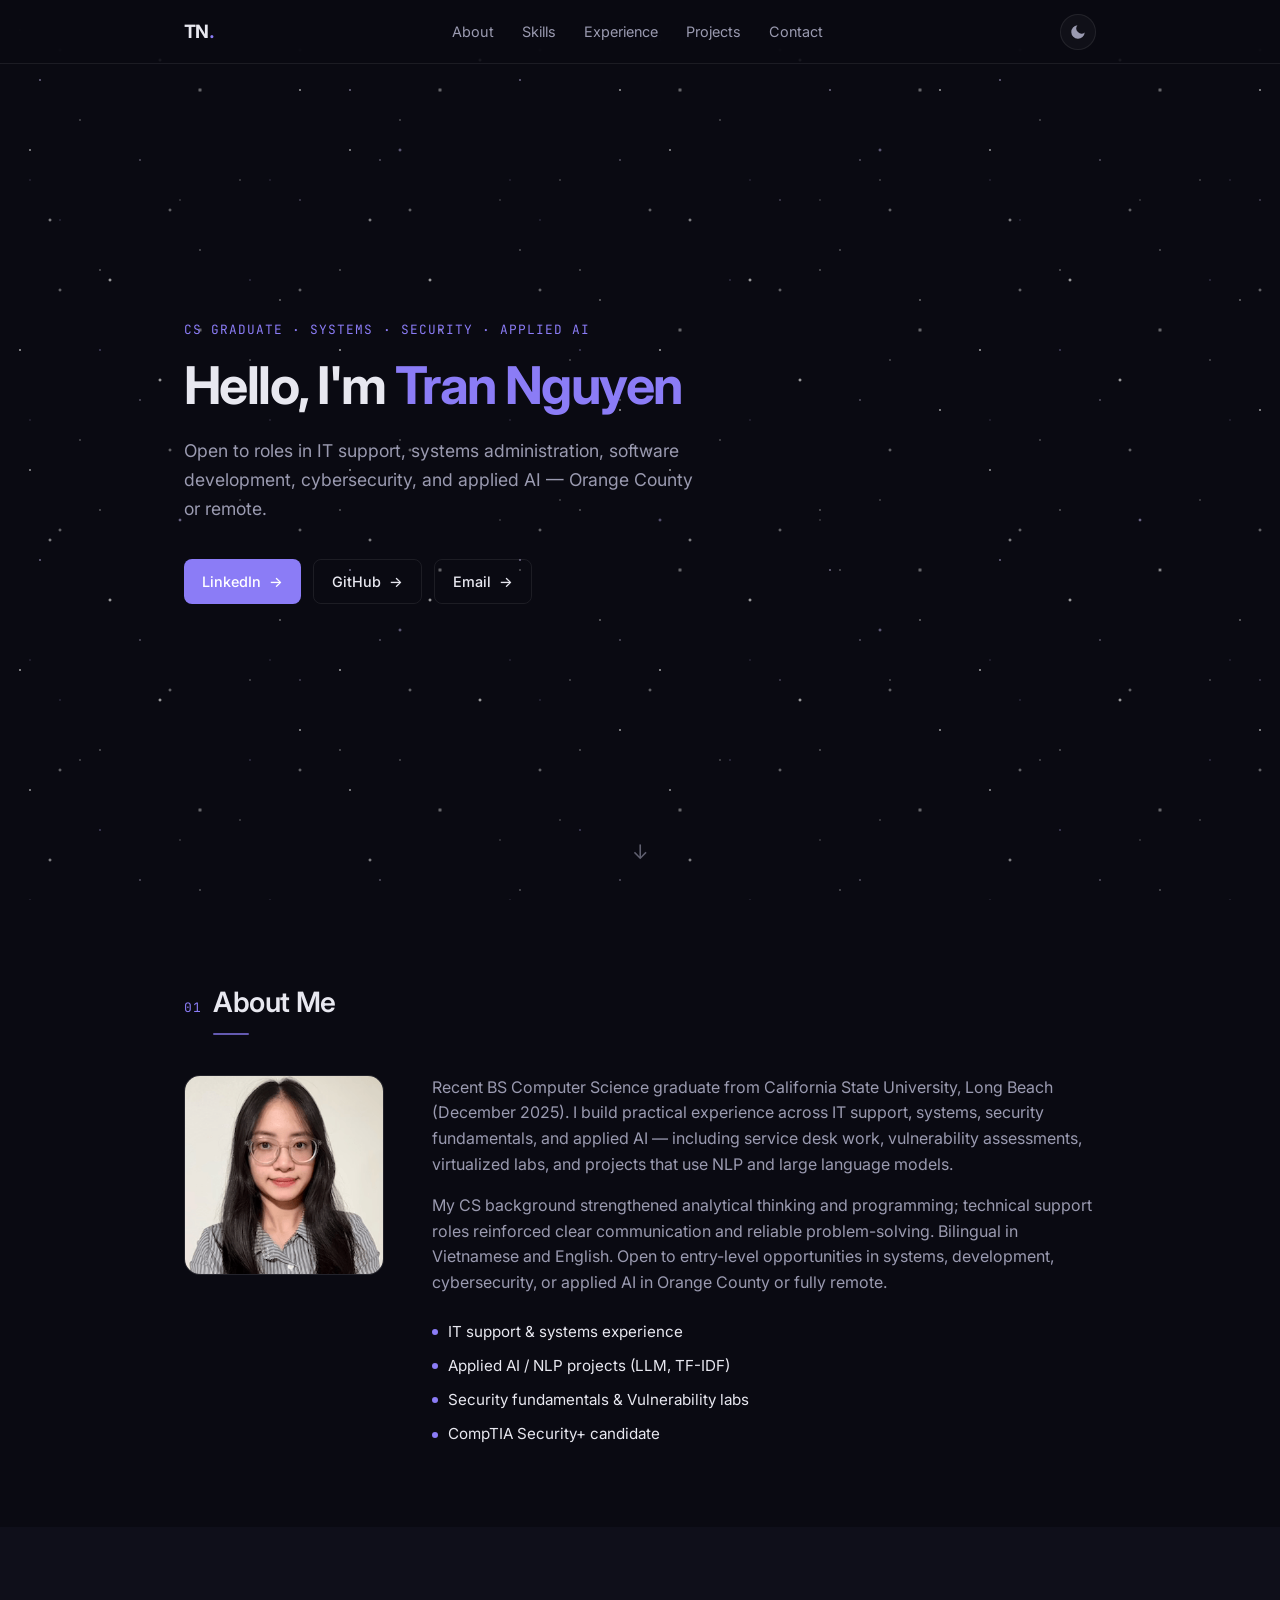
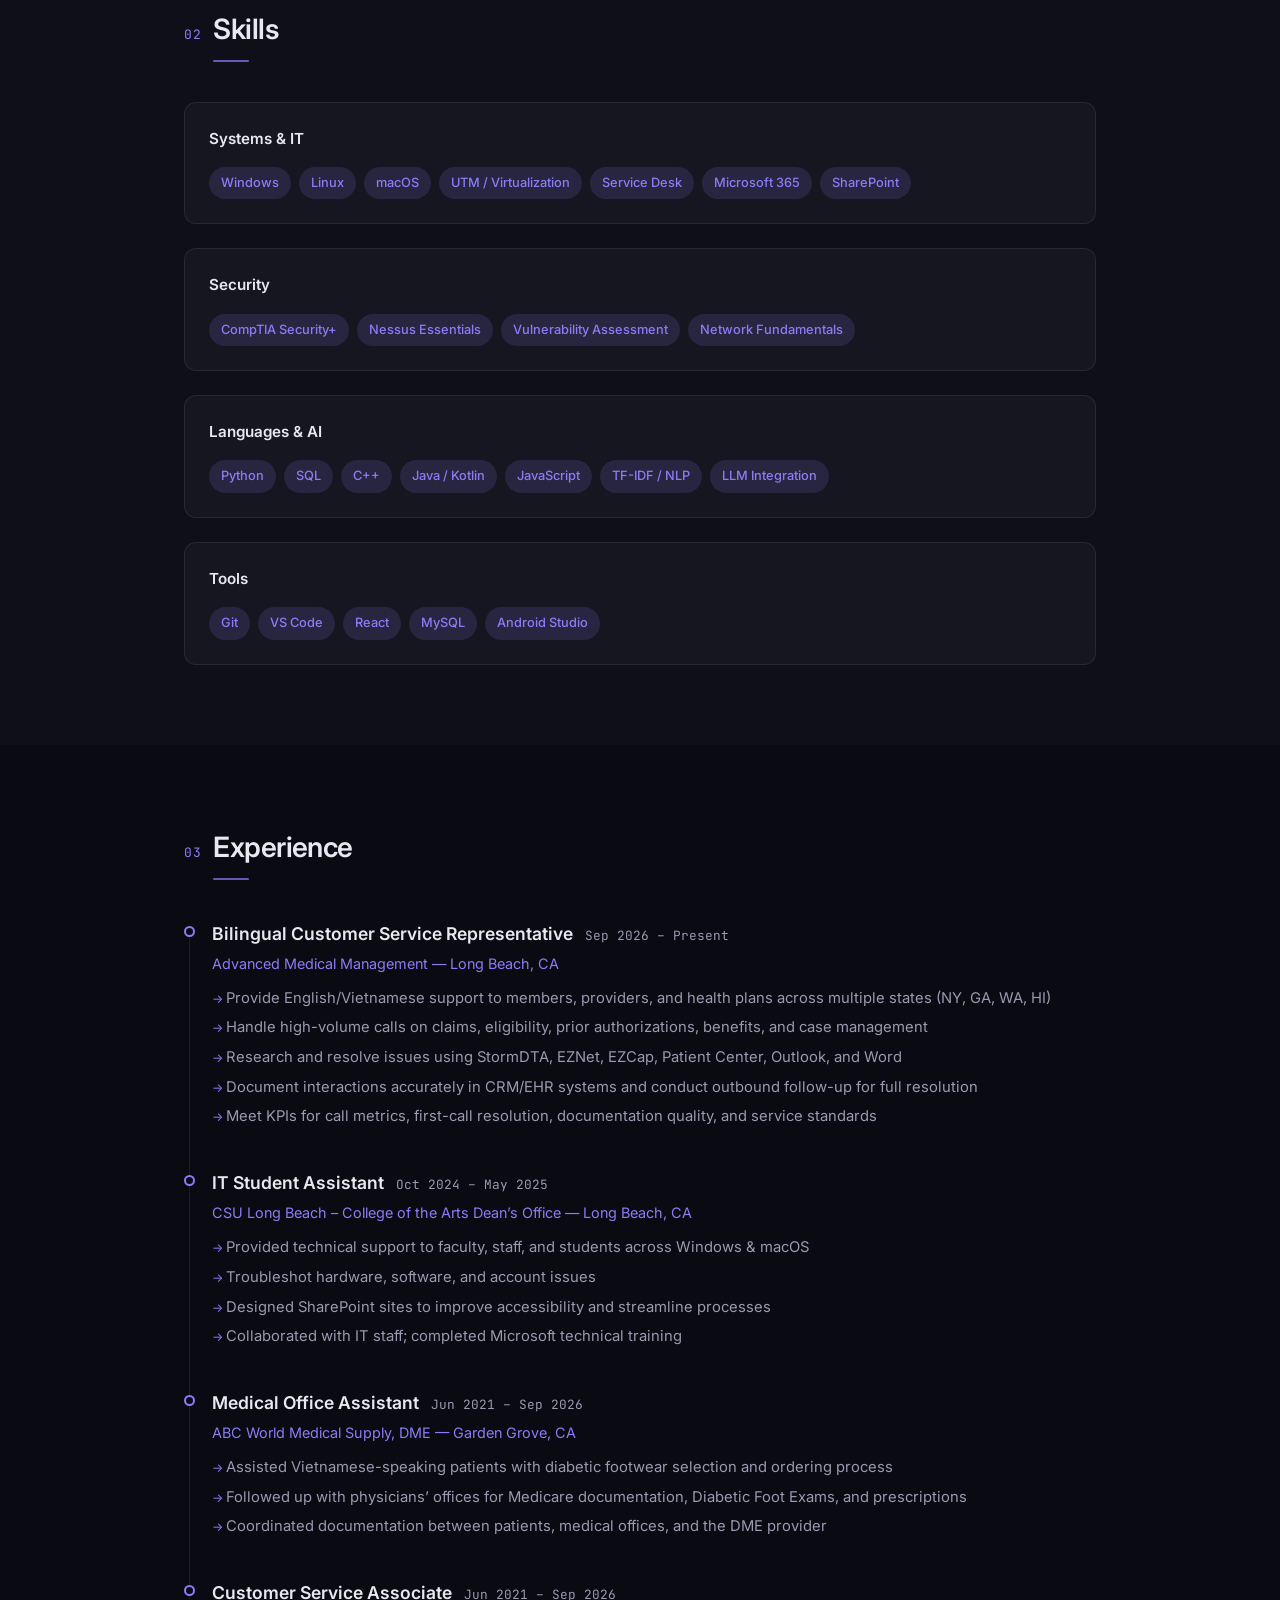
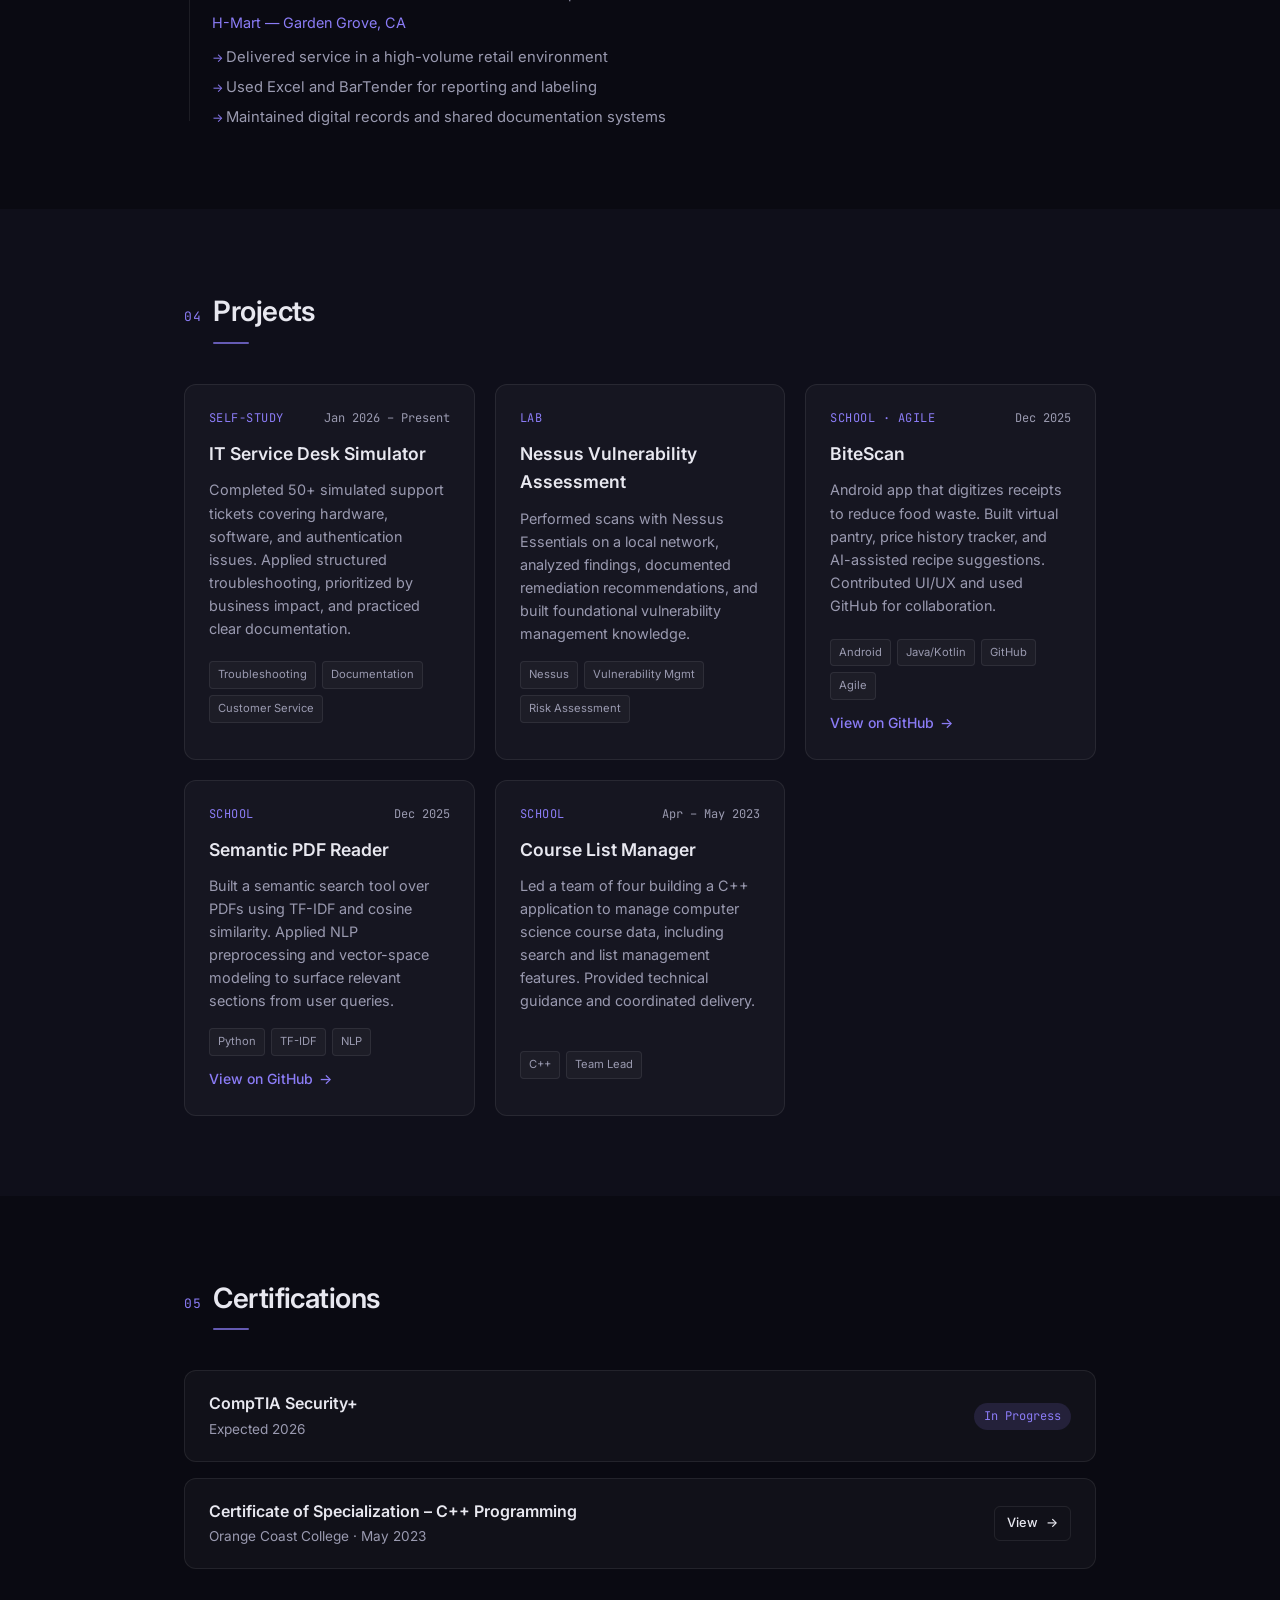
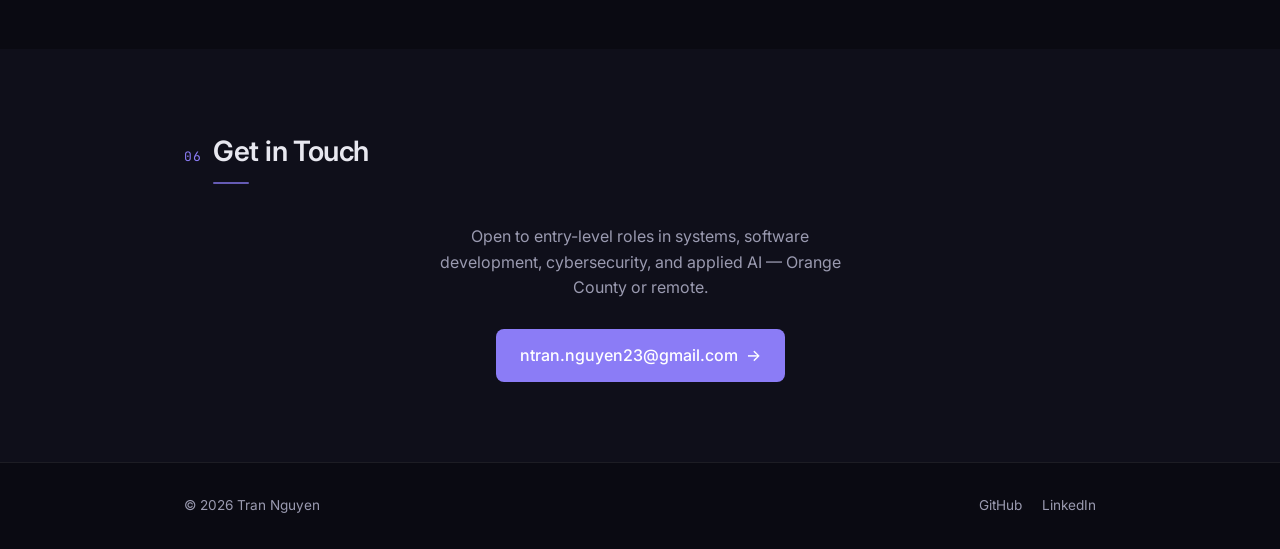
<file: index.html>
<!DOCTYPE html>
<html lang="en">
<head>
    <meta charset="utf-8">
    <meta name="viewport" content="width=device-width, initial-scale=1.0">
    <title>Tran Nguyen Portfolio</title>
    <link rel="stylesheet" href="styles.css">
    <link rel="preconnect" href="https://fonts.googleapis.com">
    <link rel="preconnect" href="https://fonts.gstatic.com" crossorigin>
    <link href="https://fonts.googleapis.com/css2?family=Inter:wght@300;400;500;600;700&family=JetBrains+Mono:wght@400;500&display=swap" rel="stylesheet">
</head>
<body>
    <!-- Subtle starfield background -->
    <div class="stars" aria-hidden="true"></div>
    <div class="stars stars-2" aria-hidden="true"></div>
    <div class="stars stars-3" aria-hidden="true"></div>

    <!-- Toast -->
    <div id="toast" class="toast">
        Best viewed on a larger screen
        <button class="close-toast" id="closeToast" aria-label="Close">&times;</button>
    </div>

    <!-- Navigation -->
    <header class="header">
        <div class="header-inner">
            <a href="#top" class="logo">TN<span class="logo-dot">.</span></a>
            
            <nav class="nav" id="nav">
                <a href="#about">About</a>
                <a href="#skills">Skills</a>
                <a href="#experience">Experience</a>
                <a href="#projects">Projects</a>
                <a href="#contact">Contact</a>
            </nav>

            <div class="header-actions">
                <label class="theme-toggle" for="switch" title="Toggle theme">
                    <input id="switch" type="checkbox" class="theme-input">
                    <span class="theme-icon moon">
                        <svg width="18" height="18" viewBox="0 0 24 24" fill="currentColor"><path d="M21 12.79A9 9 0 1 1 11.21 3 7 7 0 0 0 21 12.79z"/></svg>
                    </span>
                    <span class="theme-icon sun">
                        <svg width="18" height="18" viewBox="0 0 24 24" fill="none" stroke="currentColor" stroke-width="2"><circle cx="12" cy="12" r="5"/><path d="M12 1v2M12 21v2M4.22 4.22l1.42 1.42M18.36 18.36l1.42 1.42M1 12h2M21 12h2M4.22 19.78l1.42-1.42M18.36 5.64l1.42-1.42"/></svg>
                    </span>
                </label>
                <button class="nav-toggle" id="navToggle" aria-label="Menu">
                    <span></span><span></span><span></span>
                </button>
            </div>
        </div>
    </header>

    <main>
        <!-- Hero -->
        <section id="top" class="hero">
            <div class="container">
                <p class="hero-eyebrow">CS Graduate · Systems · Security · Applied AI</p>
                <h1 class="hero-title">Hello, I'm <span class="accent">Tran Nguyen</span></h1>
                <p class="hero-subtitle">
                    Open to roles in IT support, systems administration, software development,
                    cybersecurity, and applied AI — Orange County or remote.
                </p>
                <div class="hero-links">
                    <a href="https://www.linkedin.com/in/tran-nguyen-667853258/" class="btn btn-primary" target="_blank" rel="noopener">
                        LinkedIn <span class="arrow">→</span>
                    </a>
                    <a href="https://github.com/tnguyen4513" class="btn btn-ghost" target="_blank" rel="noopener">
                        GitHub <span class="arrow">→</span>
                    </a>
                    <a href="mailto:ntran.nguyen23@gmail.com" class="btn btn-ghost">
                        Email <span class="arrow">→</span>
                    </a>
                </div>
            </div>
            <a href="#about" class="scroll-hint" aria-label="Scroll to about">
                <span class="scroll-arrow">↓</span>
            </a>
        </section>

        <!-- About -->
        <section id="about" class="section">
            <div class="container">
                <div class="section-header">
                    <span class="section-tag">01</span>
                    <h2>About Me</h2>
                </div>
                <div class="about-grid">
                    <div class="about-image">
                        <img src="portrait.png" alt="Tran Nguyen" onerror="this.style.display='none'; this.nextElementSibling.style.display='flex'">
                        <div class="image-fallback" style="display:none">TN</div>
                    </div>
                    <div class="about-content">
                        <p>
                            Recent BS Computer Science graduate from California State University, Long Beach (December 2025).
                            I build practical experience across IT support, systems, security fundamentals, and applied AI —
                            including service desk work, vulnerability assessments, virtualized labs, and projects that use
                            NLP and large language models.
                        </p>
                        <p>
                            My CS background strengthened analytical thinking and programming; technical support roles
                            reinforced clear communication and reliable problem-solving. Bilingual in Vietnamese and English.
                            Open to entry-level opportunities in systems, development, cybersecurity, or applied AI
                            in Orange County or fully remote.
                        </p>
                        <ul class="highlights">
                            <li><span class="dot"></span> IT support &amp; systems experience</li>
                            <li><span class="dot"></span> Applied AI / NLP projects (LLM, TF-IDF)</li>
                            <li><span class="dot"></span> Security fundamentals &amp; Vulnerability labs</li>
                            <li><span class="dot"></span> CompTIA Security+ candidate</li>
                        </ul>
                    </div>
                </div>
            </div>
        </section>

        <!-- Skills -->
        <section id="skills" class="section section-alt">
            <div class="container">
                <div class="section-header">
                    <span class="section-tag">02</span>
                    <h2>Skills</h2>
                </div>
                <div class="skills-grid">
                    <div class="skill-card">
                        <h3>Systems & IT</h3>
                        <div class="tags">
                            <span>Windows</span>
                            <span>Linux</span>
                            <span>macOS</span>
                            <span>UTM / Virtualization</span>
                            <span>Service Desk</span>
                            <span>Microsoft 365</span>
                            <span>SharePoint</span>
                        </div>
                    </div>
                    <div class="skill-card">
                        <h3>Security</h3>
                        <div class="tags">
                            <span>CompTIA Security+</span>
                            <span>Nessus Essentials</span>
                            <span>Vulnerability Assessment</span>
                            <span>Network Fundamentals</span>
                        </div>
                    </div>
                    <div class="skill-card">
                        <h3>Languages & AI</h3>
                        <div class="tags">
                            <span>Python</span>
                            <span>SQL</span>
                            <span>C++</span>
                            <span>Java / Kotlin</span>
                            <span>JavaScript</span>
                            <span>TF-IDF / NLP</span>
                            <span>LLM Integration</span>
                        </div>
                    </div>
                    <div class="skill-card">
                        <h3>Tools</h3>
                        <div class="tags">
                            <span>Git</span>
                            <span>VS Code</span>
                            <span>React</span>
                            <span>MySQL</span>
                            <span>Android Studio</span>
                        </div>
                    </div>
                </div>
            </div>
        </section>

        <!-- Experience -->
        <section id="experience" class="section">
            <div class="container">
                <div class="section-header">
                    <span class="section-tag">03</span>
                    <h2>Experience</h2>
                </div>
                <div class="timeline">
                    <article class="timeline-item">
                        <div class="timeline-marker"></div>
                        <div class="timeline-content">
                            <div class="timeline-header">
                                <h3>Bilingual Customer Service Representative</h3>
                                <span class="timeline-date">Sep 2026 – Present</span>
                            </div>
                            <p class="timeline-org">Advanced Medical Management — Long Beach, CA</p>
                            <ul>
                                <li>Provide English/Vietnamese support to members, providers, and health plans across multiple states (NY, GA, WA, HI)</li>
                                <li>Handle high-volume calls on claims, eligibility, prior authorizations, benefits, and case management</li>
                                <li>Research and resolve issues using StormDTA, EZNet, EZCap, Patient Center, Outlook, and Word</li>
                                <li>Document interactions accurately in CRM/EHR systems and conduct outbound follow-up for full resolution</li>
                                <li>Meet KPIs for call metrics, first-call resolution, documentation quality, and service standards</li>
                            </ul>
                        </div>
                    </article>
                    <article class="timeline-item">
                        <div class="timeline-marker"></div>
                        <div class="timeline-content">
                            <div class="timeline-header">
                                <h3>IT Student Assistant</h3>
                                <span class="timeline-date">Oct 2024 – May 2025</span>
                            </div>
                            <p class="timeline-org">CSU Long Beach – College of the Arts Dean’s Office — Long Beach, CA</p>
                            <ul>
                                <li>Provided technical support to faculty, staff, and students across Windows & macOS</li>
                                <li>Troubleshot hardware, software, and account issues</li>
                                <li>Designed SharePoint sites to improve accessibility and streamline processes</li>
                                <li>Collaborated with IT staff; completed Microsoft technical training</li>
                            </ul>
                        </div>
                    </article>
                    <article class="timeline-item">
                        <div class="timeline-marker"></div>
                        <div class="timeline-content">
                            <div class="timeline-header">
                                <h3>Medical Office Assistant</h3>
                                <span class="timeline-date">Jun 2021 – Sep 2026</span>
                            </div>
                            <p class="timeline-org">ABC World Medical Supply, DME — Garden Grove, CA</p>
                            <ul>
                                <li>Assisted Vietnamese-speaking patients with diabetic footwear selection and ordering process</li>
                                <li>Followed up with physicians’ offices for Medicare documentation, Diabetic Foot Exams, and prescriptions</li>
                                <li>Coordinated documentation between patients, medical offices, and the DME provider</li>
                            </ul>
                        </div>
                    </article>
                    <article class="timeline-item">
                        <div class="timeline-marker"></div>
                        <div class="timeline-content">
                            <div class="timeline-header">
                                <h3>Customer Service Associate</h3>
                                <span class="timeline-date">Jun 2021 – Sep 2026</span>
                            </div>
                            <p class="timeline-org">H-Mart — Garden Grove, CA</p>
                            <ul>
                                <li>Delivered service in a high-volume retail environment</li>
                                <li>Used Excel and BarTender for reporting and labeling</li>
                                <li>Maintained digital records and shared documentation systems</li>
                            </ul>
                        </div>
                    </article>
                </div>
            </div>
        </section>

        <!-- Projects -->
        <section id="projects" class="section section-alt">
            <div class="container">
                <div class="section-header">
                    <span class="section-tag">04</span>
                    <h2>Projects</h2>
                </div>
                <div class="projects-grid">
                    <article class="project-card">
                        <div class="project-meta">
                            <span class="project-type">Self-Study</span>
                            <span class="project-date">Jan 2026 – Present</span>
                        </div>
                        <h3>IT Service Desk Simulator</h3>
                        <p>Completed 50+ simulated support tickets covering hardware, software, and authentication issues. Applied structured troubleshooting, prioritized by business impact, and practiced clear documentation.</p>
                        <div class="project-tags">
                            <span>Troubleshooting</span>
                            <span>Documentation</span>
                            <span>Customer Service</span>
                        </div>
                    </article>

                    <article class="project-card">
                        <div class="project-meta">
                            <span class="project-type">Lab</span>
                        </div>
                        <h3>Nessus Vulnerability Assessment</h3>
                        <p>Performed scans with Nessus Essentials on a local network, analyzed findings, documented remediation recommendations, and built foundational vulnerability management knowledge.</p>
                        <div class="project-tags">
                            <span>Nessus</span>
                            <span>Vulnerability Mgmt</span>
                            <span>Risk Assessment</span>
                        </div>
                    </article>

                    <article class="project-card">
                        <div class="project-meta">
                            <span class="project-type">School · Agile</span>
                            <span class="project-date">Dec 2025</span>
                        </div>
                        <h3>BiteScan</h3>
                        <p>Android app that digitizes receipts to reduce food waste. Built virtual pantry, price history tracker, and AI-assisted recipe suggestions. Contributed UI/UX and used GitHub for collaboration.</p>
                        <div class="project-tags">
                            <span>Android</span>
                            <span>Java/Kotlin</span>
                            <span>GitHub</span>
                            <span>Agile</span>
                        </div>
                        <a href="https://github.com/Will-Trinh/BiteScan.git" class="project-link" target="_blank" rel="noopener">
                            View on GitHub <span class="arrow">→</span>
                        </a>
                    </article>

                    <article class="project-card">
                        <div class="project-meta">
                            <span class="project-type">School</span>
                            <span class="project-date">Dec 2025</span>
                        </div>
                        <h3>Semantic PDF Reader</h3>
                        <p>Built a semantic search tool over PDFs using TF-IDF and cosine similarity. Applied NLP preprocessing and vector-space modeling to surface relevant sections from user queries.</p>
                        <div class="project-tags">
                            <span>Python</span>
                            <span>TF-IDF</span>
                            <span>NLP</span>
                        </div>
                        <a href="https://github.com/tnguyen4513/429sampleproject.git" class="project-link" target="_blank" rel="noopener">
                            View on GitHub <span class="arrow">→</span>
                        </a>
                    </article>

                    <article class="project-card">
                        <div class="project-meta">
                            <span class="project-type">School</span>
                            <span class="project-date">Apr – May 2023</span>
                        </div>
                        <h3>Course List Manager</h3>
                        <p>Led a team of four building a C++ application to manage computer science course data, including search and list management features. Provided technical guidance and coordinated delivery.</p>
                        <div class="project-tags">
                            <span>C++</span>
                            <span>Team Lead</span>
                        </div>
                    </article>
                </div>
            </div>
        </section>

        <!-- Certifications -->
        <section id="certs" class="section">
            <div class="container">
                <div class="section-header">
                    <span class="section-tag">05</span>
                    <h2>Certifications</h2>
                </div>
                <div class="certs-list">
                    <div class="cert-item">
                        <div>
                            <h3>CompTIA Security+</h3>
                            <p>Expected 2026</p>
                        </div>
                        <span class="cert-status">In Progress</span>
                    </div>
                    <div class="cert-item">
                        <div>
                            <h3>Certificate of Specialization – C++ Programming</h3>
                            <p>Orange Coast College · May 2023</p>
                        </div>
                        <a href="https://drive.google.com/file/d/1ODMrbv70Y7cu9sqqAhdRSM07bAMJC3XD/view" class="btn btn-small" target="_blank" rel="noopener">
                            View <span class="arrow">→</span>
                        </a>
                    </div>
                </div>
            </div>
        </section>

        <!-- Contact -->
        <section id="contact" class="section section-alt">
            <div class="container contact-container">
                <div class="section-header">
                    <span class="section-tag">06</span>
                    <h2>Get in Touch</h2>
                </div>
                <p class="contact-text">
                    Open to entry-level roles in systems, software development, cybersecurity, and applied AI —
                    Orange County or remote.
                </p>
                <a href="mailto:ntran.nguyen23@gmail.com" class="btn btn-primary btn-large">
                    ntran.nguyen23@gmail.com <span class="arrow">→</span>
                </a>
            </div>
        </section>
    </main>

    <footer class="footer">
        <div class="container">
            <p>© 2026 Tran Nguyen</p>
            <div class="footer-links">
                <a href="https://github.com/tnguyen4513" target="_blank" rel="noopener">GitHub</a>
                <a href="https://www.linkedin.com/in/tran-nguyen-667853258/" target="_blank" rel="noopener">LinkedIn</a>
            </div>
        </div>
    </footer>

    <script src="script.js"></script>
</body>
</html>
</file>
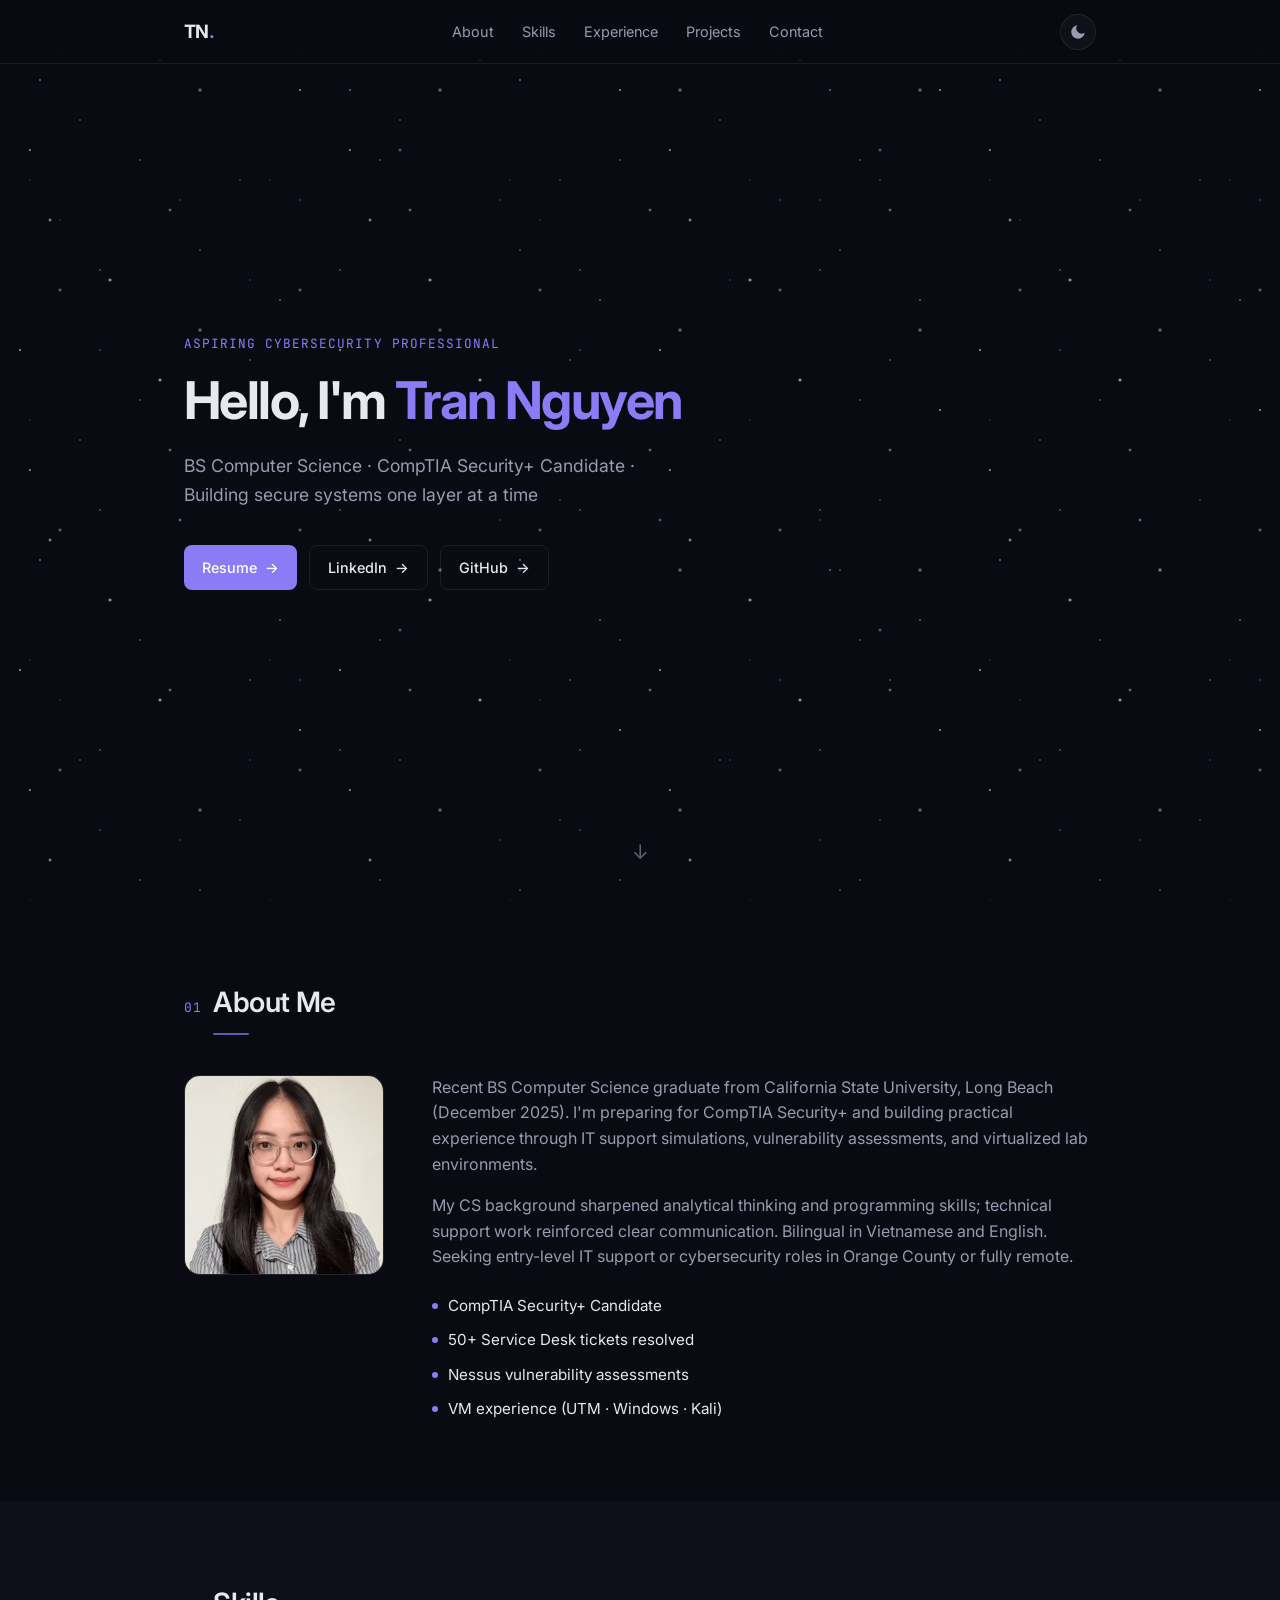
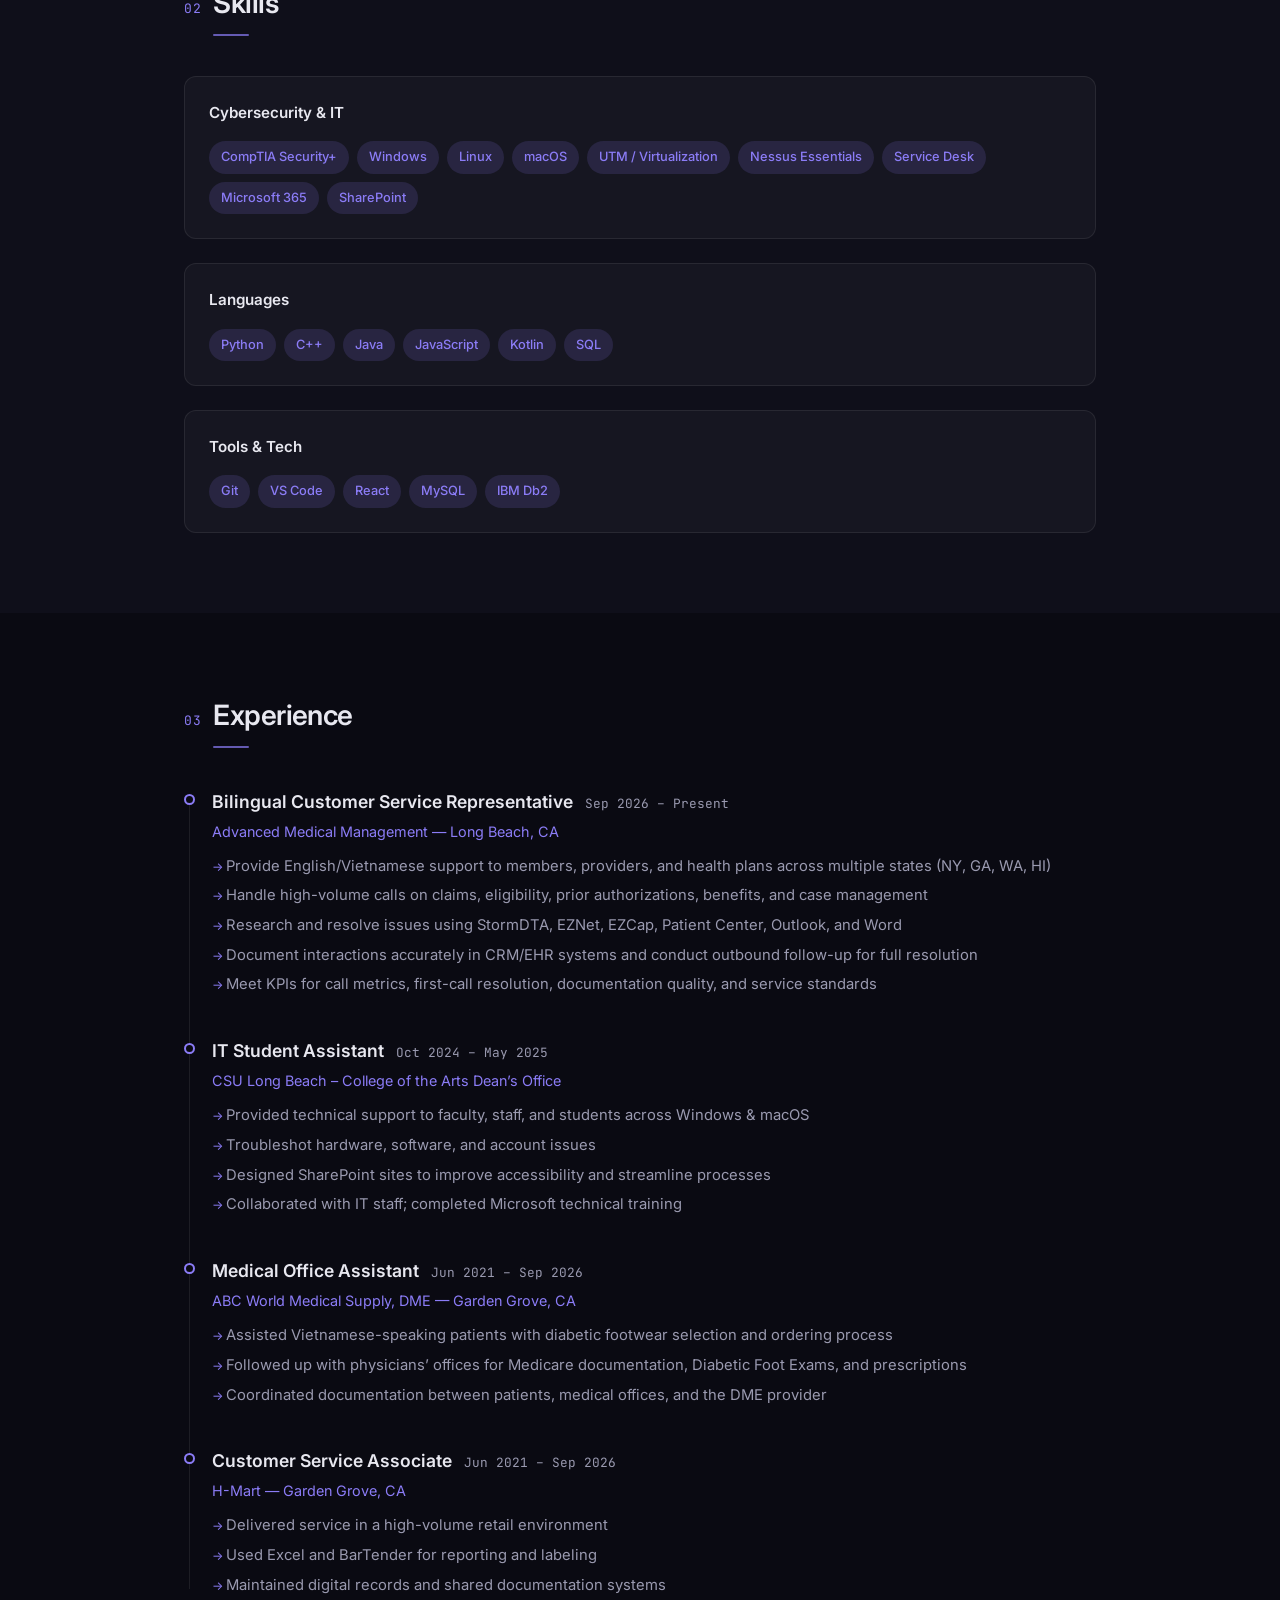
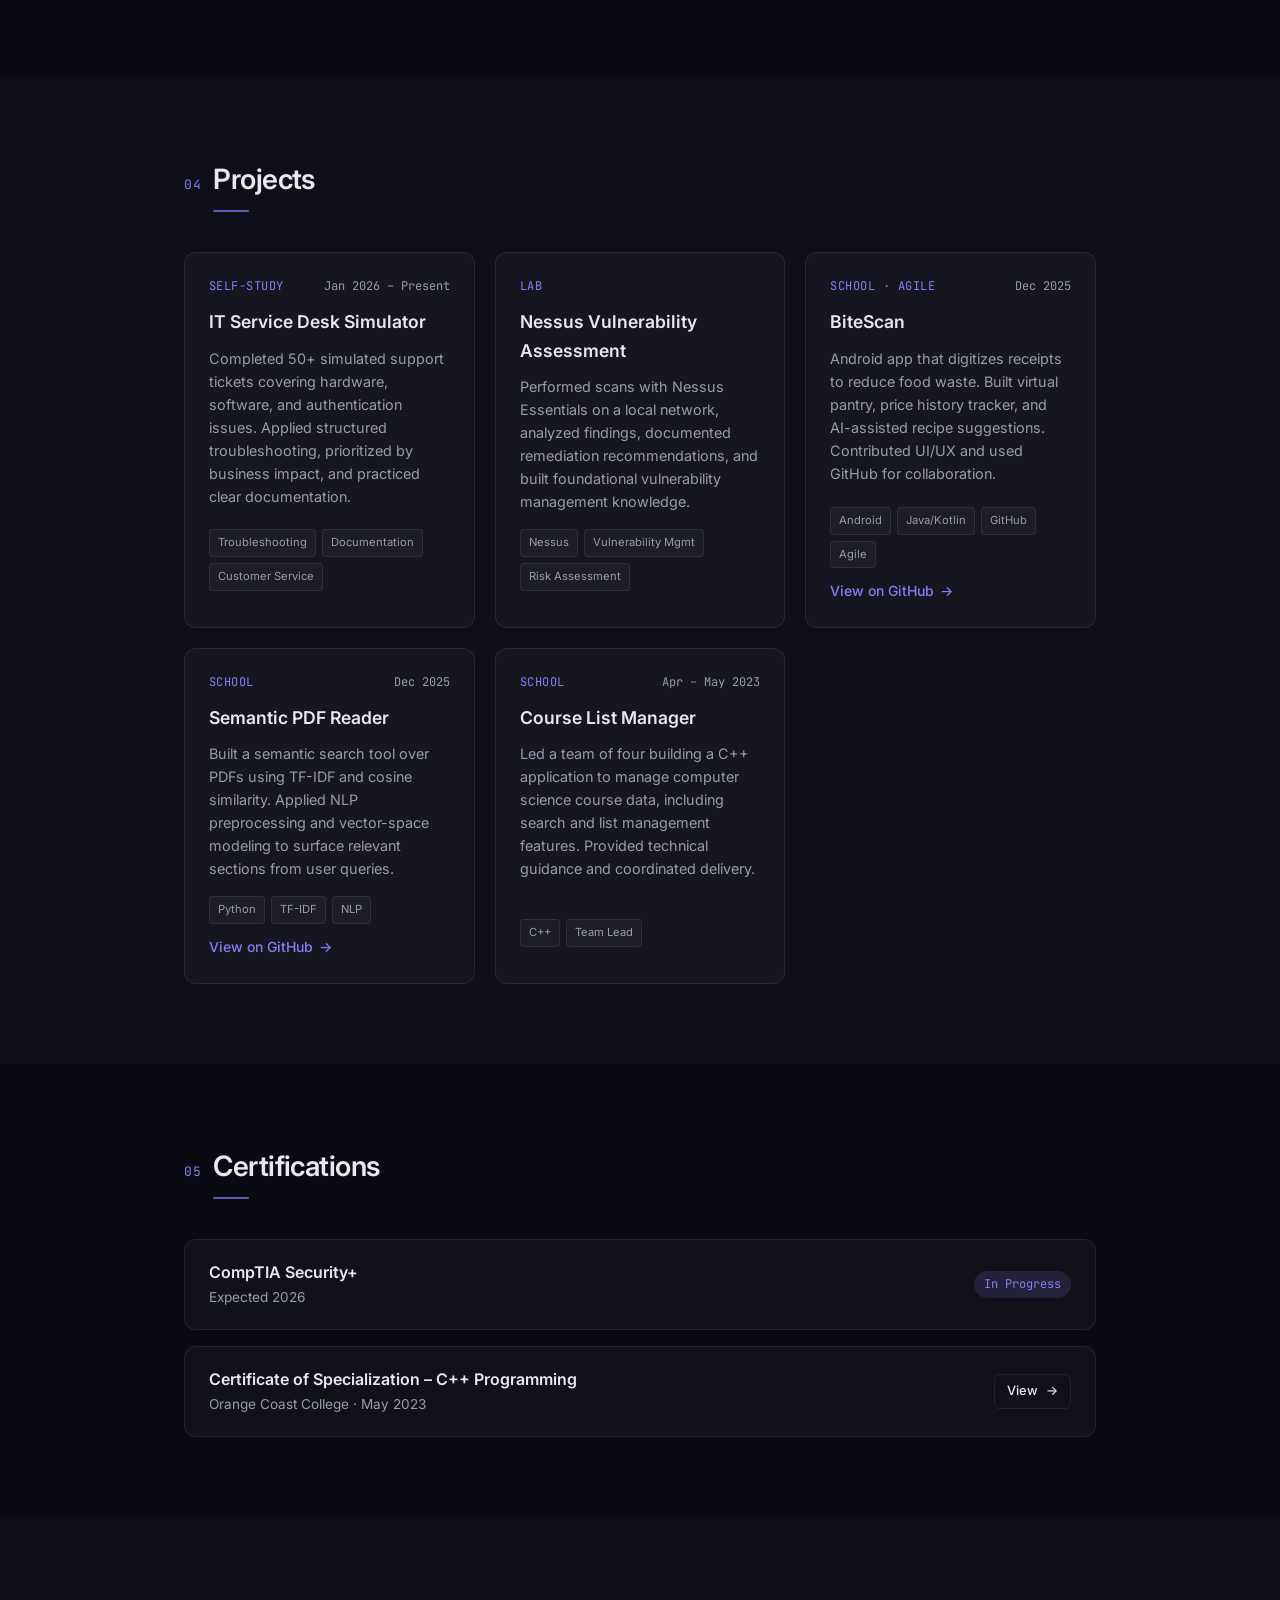
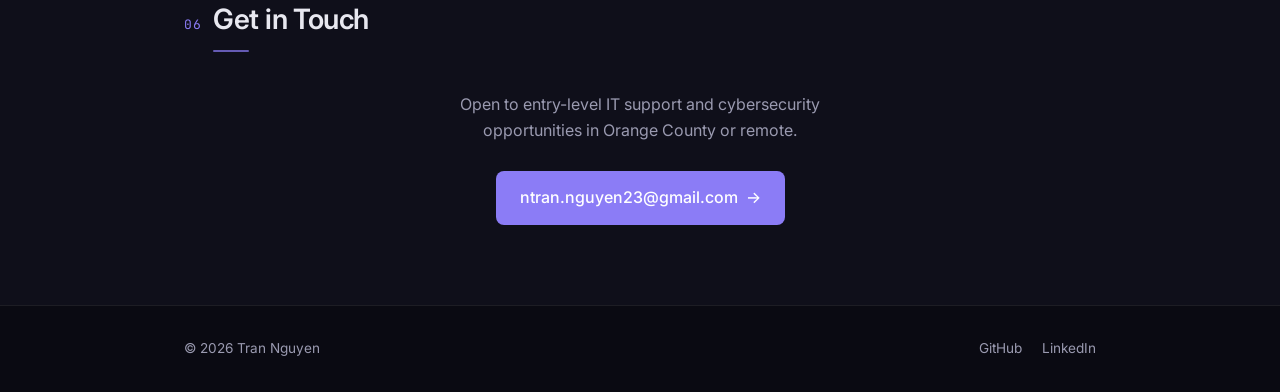
<file: myPortfolio.html>
<!DOCTYPE html>
<html lang="en">
<head>
    <meta charset="utf-8">
    <meta name="viewport" content="width=device-width, initial-scale=1.0">
    <title>Tran Nguyen — Portfolio</title>
    <link rel="stylesheet" href="styles.css">
    <link rel="preconnect" href="https://fonts.googleapis.com">
    <link rel="preconnect" href="https://fonts.gstatic.com" crossorigin>
    <link href="https://fonts.googleapis.com/css2?family=Inter:wght@300;400;500;600;700&family=JetBrains+Mono:wght@400;500&display=swap" rel="stylesheet">
</head>
<body>
    <!-- Subtle starfield background -->
    <div class="stars" aria-hidden="true"></div>
    <div class="stars stars-2" aria-hidden="true"></div>
    <div class="stars stars-3" aria-hidden="true"></div>

    <!-- Toast -->
    <div id="toast" class="toast">
        Best viewed on a larger screen
        <button class="close-toast" id="closeToast" aria-label="Close">&times;</button>
    </div>

    <!-- Navigation -->
    <header class="header">
        <div class="header-inner">
            <a href="#hero" class="logo">TN<span class="logo-dot">.</span></a>
            
            <nav class="nav" id="nav">
                <a href="#about">About</a>
                <a href="#skills">Skills</a>
                <a href="#experience">Experience</a>
                <a href="#projects">Projects</a>
                <a href="#contact">Contact</a>
            </nav>

            <div class="header-actions">
                <label class="theme-toggle" for="switch" title="Toggle theme">
                    <input id="switch" type="checkbox" class="theme-input">
                    <span class="theme-icon moon">
                        <svg width="18" height="18" viewBox="0 0 24 24" fill="currentColor"><path d="M21 12.79A9 9 0 1 1 11.21 3 7 7 0 0 0 21 12.79z"/></svg>
                    </span>
                    <span class="theme-icon sun">
                        <svg width="18" height="18" viewBox="0 0 24 24" fill="none" stroke="currentColor" stroke-width="2"><circle cx="12" cy="12" r="5"/><path d="M12 1v2M12 21v2M4.22 4.22l1.42 1.42M18.36 18.36l1.42 1.42M1 12h2M21 12h2M4.22 19.78l1.42-1.42M18.36 5.64l1.42-1.42"/></svg>
                    </span>
                </label>
                <button class="nav-toggle" id="navToggle" aria-label="Menu">
                    <span></span><span></span><span></span>
                </button>
            </div>
        </div>
    </header>

    <main>
        <!-- Hero -->
        <section id="hero" class="hero">
            <div class="container">
                <p class="hero-eyebrow">Aspiring Cybersecurity Professional</p>
                <h1 class="hero-title">Hello, I'm <span class="accent">Tran Nguyen</span></h1>
                <p class="hero-subtitle">
                    BS Computer Science · CompTIA Security+ Candidate · Building secure systems one layer at a time
                </p>
                <div class="hero-links">
                    <a href="https://drive.google.com/file/d/12D4Ci4JPNw39q3Pg7odPayxOj2YNRGbS/view" class="btn btn-primary" target="_blank" rel="noopener">
                        Resume <span class="arrow">→</span>
                    </a>
                    <a href="https://www.linkedin.com/in/tran-nguyen-667853258/" class="btn btn-ghost" target="_blank" rel="noopener">
                        LinkedIn <span class="arrow">→</span>
                    </a>
                    <a href="https://github.com/tnguyen4513" class="btn btn-ghost" target="_blank" rel="noopener">
                        GitHub <span class="arrow">→</span>
                    </a>
                </div>
            </div>
            <a href="#about" class="scroll-hint" aria-label="Scroll to about">
                <span class="scroll-arrow">↓</span>
            </a>
        </section>

        <!-- About -->
        <section id="about" class="section">
            <div class="container">
                <div class="section-header">
                    <span class="section-tag">01</span>
                    <h2>About Me</h2>
                </div>
                <div class="about-grid">
                    <div class="about-image">
                        <img src="portrait.png" alt="Tran Nguyen" onerror="this.style.display='none'; this.nextElementSibling.style.display='flex'">
                        <div class="image-fallback" style="display:none">TN</div>
                    </div>
                    <div class="about-content">
                        <p>
                            Recent BS Computer Science graduate from California State University, Long Beach (December 2025). 
                            I'm preparing for CompTIA Security+ and building practical experience through IT support simulations, 
                            vulnerability assessments, and virtualized lab environments.
                        </p>
                        <p>
                            My CS background sharpened analytical thinking and programming skills; technical support work 
                            reinforced clear communication. Bilingual in Vietnamese and English. Seeking entry-level IT support 
                            or cybersecurity roles in Orange County or fully remote.
                        </p>
                        <ul class="highlights">
                            <li><span class="dot"></span> CompTIA Security+ Candidate</li>
                            <li><span class="dot"></span> 50+ Service Desk tickets resolved</li>
                            <li><span class="dot"></span> Nessus vulnerability assessments</li>
                            <li><span class="dot"></span> VM experience (UTM · Windows · Kali)</li>
                        </ul>
                    </div>
                </div>
            </div>
        </section>

        <!-- Skills -->
        <section id="skills" class="section section-alt">
            <div class="container">
                <div class="section-header">
                    <span class="section-tag">02</span>
                    <h2>Skills</h2>
                </div>
                <div class="skills-grid">
                    <div class="skill-card">
                        <h3>Cybersecurity & IT</h3>
                        <div class="tags">
                            <span>CompTIA Security+</span>
                            <span>Windows</span>
                            <span>Linux</span>
                            <span>macOS</span>
                            <span>UTM / Virtualization</span>
                            <span>Nessus Essentials</span>
                            <span>Service Desk</span>
                            <span>Microsoft 365</span>
                            <span>SharePoint</span>
                        </div>
                    </div>
                    <div class="skill-card">
                        <h3>Languages</h3>
                        <div class="tags">
                            <span>Python</span>
                            <span>C++</span>
                            <span>Java</span>
                            <span>JavaScript</span>
                            <span>Kotlin</span>
                            <span>SQL</span>
                        </div>
                    </div>
                    <div class="skill-card">
                        <h3>Tools & Tech</h3>
                        <div class="tags">
                            <span>Git</span>
                            <span>VS Code</span>
                            <span>React</span>
                            <span>MySQL</span>
                            <span>IBM Db2</span>
                        </div>
                    </div>
                </div>
            </div>
        </section>

        <!-- Experience -->
        <section id="experience" class="section">
            <div class="container">
                <div class="section-header">
                    <span class="section-tag">03</span>
                    <h2>Experience</h2>
                </div>
                <div class="timeline">
                    <article class="timeline-item">
                        <div class="timeline-marker"></div>
                        <div class="timeline-content">
                            <div class="timeline-header">
                                <h3>Bilingual Customer Service Representative</h3>
                                <span class="timeline-date">Sep 2026 – Present</span>
                            </div>
                            <p class="timeline-org">Advanced Medical Management — Long Beach, CA</p>
                            <ul>
                                <li>Provide English/Vietnamese support to members, providers, and health plans across multiple states (NY, GA, WA, HI)</li>
                                <li>Handle high-volume calls on claims, eligibility, prior authorizations, benefits, and case management</li>
                                <li>Research and resolve issues using StormDTA, EZNet, EZCap, Patient Center, Outlook, and Word</li>
                                <li>Document interactions accurately in CRM/EHR systems and conduct outbound follow-up for full resolution</li>
                                <li>Meet KPIs for call metrics, first-call resolution, documentation quality, and service standards</li>
                            </ul>
                        </div>
                    </article>
                    <article class="timeline-item">
                        <div class="timeline-marker"></div>
                        <div class="timeline-content">
                            <div class="timeline-header">
                                <h3>IT Student Assistant</h3>
                                <span class="timeline-date">Oct 2024 – May 2025</span>
                            </div>
                            <p class="timeline-org">CSU Long Beach – College of the Arts Dean’s Office</p>
                            <ul>
                                <li>Provided technical support to faculty, staff, and students across Windows & macOS</li>
                                <li>Troubleshot hardware, software, and account issues</li>
                                <li>Designed SharePoint sites to improve accessibility and streamline processes</li>
                                <li>Collaborated with IT staff; completed Microsoft technical training</li>
                            </ul>
                        </div>
                    </article>
                    <article class="timeline-item">
                        <div class="timeline-marker"></div>
                        <div class="timeline-content">
                            <div class="timeline-header">
                                <h3>Medical Office Assistant</h3>
                                <span class="timeline-date">Jun 2021 – Sep 2026</span>
                            </div>
                            <p class="timeline-org">ABC World Medical Supply, DME — Garden Grove, CA</p>
                            <ul>
                                <li>Assisted Vietnamese-speaking patients with diabetic footwear selection and ordering process</li>
                                <li>Followed up with physicians’ offices for Medicare documentation, Diabetic Foot Exams, and prescriptions</li>
                                <li>Coordinated documentation between patients, medical offices, and the DME provider</li>
                            </ul>
                        </div>
                    </article>
                    <article class="timeline-item">
                        <div class="timeline-marker"></div>
                        <div class="timeline-content">
                            <div class="timeline-header">
                                <h3>Customer Service Associate</h3>
                                <span class="timeline-date">Jun 2021 – Sep 2026</span>
                            </div>
                            <p class="timeline-org">H-Mart — Garden Grove, CA</p>
                            <ul>
                                <li>Delivered service in a high-volume retail environment</li>
                                <li>Used Excel and BarTender for reporting and labeling</li>
                                <li>Maintained digital records and shared documentation systems</li>
                            </ul>
                        </div>
                    </article>
                </div>
            </div>
        </section>

        <!-- Projects -->
        <section id="projects" class="section section-alt">
            <div class="container">
                <div class="section-header">
                    <span class="section-tag">04</span>
                    <h2>Projects</h2>
                </div>
                <div class="projects-grid">
                    <article class="project-card">
                        <div class="project-meta">
                            <span class="project-type">Self-Study</span>
                            <span class="project-date">Jan 2026 – Present</span>
                        </div>
                        <h3>IT Service Desk Simulator</h3>
                        <p>Completed 50+ simulated support tickets covering hardware, software, and authentication issues. Applied structured troubleshooting, prioritized by business impact, and practiced clear documentation.</p>
                        <div class="project-tags">
                            <span>Troubleshooting</span>
                            <span>Documentation</span>
                            <span>Customer Service</span>
                        </div>
                    </article>

                    <article class="project-card">
                        <div class="project-meta">
                            <span class="project-type">Lab</span>
                        </div>
                        <h3>Nessus Vulnerability Assessment</h3>
                        <p>Performed scans with Nessus Essentials on a local network, analyzed findings, documented remediation recommendations, and built foundational vulnerability management knowledge.</p>
                        <div class="project-tags">
                            <span>Nessus</span>
                            <span>Vulnerability Mgmt</span>
                            <span>Risk Assessment</span>
                        </div>
                    </article>

                    <article class="project-card">
                        <div class="project-meta">
                            <span class="project-type">School · Agile</span>
                            <span class="project-date">Dec 2025</span>
                        </div>
                        <h3>BiteScan</h3>
                        <p>Android app that digitizes receipts to reduce food waste. Built virtual pantry, price history tracker, and AI-assisted recipe suggestions. Contributed UI/UX and used GitHub for collaboration.</p>
                        <div class="project-tags">
                            <span>Android</span>
                            <span>Java/Kotlin</span>
                            <span>GitHub</span>
                            <span>Agile</span>
                        </div>
                        <a href="https://github.com/Will-Trinh/BiteScan.git" class="project-link" target="_blank" rel="noopener">
                            View on GitHub <span class="arrow">→</span>
                        </a>
                    </article>

                    <article class="project-card">
                        <div class="project-meta">
                            <span class="project-type">School</span>
                            <span class="project-date">Dec 2025</span>
                        </div>
                        <h3>Semantic PDF Reader</h3>
                        <p>Built a semantic search tool over PDFs using TF-IDF and cosine similarity. Applied NLP preprocessing and vector-space modeling to surface relevant sections from user queries.</p>
                        <div class="project-tags">
                            <span>Python</span>
                            <span>TF-IDF</span>
                            <span>NLP</span>
                        </div>
                        <a href="https://github.com/tnguyen4513/429sampleproject.git" class="project-link" target="_blank" rel="noopener">
                            View on GitHub <span class="arrow">→</span>
                        </a>
                    </article>

                    <article class="project-card">
                        <div class="project-meta">
                            <span class="project-type">School</span>
                            <span class="project-date">Apr – May 2023</span>
                        </div>
                        <h3>Course List Manager</h3>
                        <p>Led a team of four building a C++ application to manage computer science course data, including search and list management features. Provided technical guidance and coordinated delivery.</p>
                        <div class="project-tags">
                            <span>C++</span>
                            <span>Team Lead</span>
                        </div>
                    </article>
                </div>
            </div>
        </section>

        <!-- Certifications -->
        <section id="certs" class="section">
            <div class="container">
                <div class="section-header">
                    <span class="section-tag">05</span>
                    <h2>Certifications</h2>
                </div>
                <div class="certs-list">
                    <div class="cert-item">
                        <div>
                            <h3>CompTIA Security+</h3>
                            <p>Expected 2026</p>
                        </div>
                        <span class="cert-status">In Progress</span>
                    </div>
                    <div class="cert-item">
                        <div>
                            <h3>Certificate of Specialization – C++ Programming</h3>
                            <p>Orange Coast College · May 2023</p>
                        </div>
                        <a href="https://drive.google.com/file/d/1ODMrbv70Y7cu9sqqAhdRSM07bAMJC3XD/view" class="btn btn-small" target="_blank" rel="noopener">
                            View <span class="arrow">→</span>
                        </a>
                    </div>
                </div>
            </div>
        </section>

        <!-- Contact -->
        <section id="contact" class="section section-alt">
            <div class="container contact-container">
                <div class="section-header">
                    <span class="section-tag">06</span>
                    <h2>Get in Touch</h2>
                </div>
                <p class="contact-text">
                    Open to entry-level IT support and cybersecurity opportunities in Orange County or remote.
                </p>
                <a href="mailto:ntran.nguyen23@gmail.com" class="btn btn-primary btn-large">
                    ntran.nguyen23@gmail.com <span class="arrow">→</span>
                </a>
            </div>
        </section>
    </main>

    <footer class="footer">
        <div class="container">
            <p>© 2026 Tran Nguyen</p>
            <div class="footer-links">
                <a href="https://github.com/tnguyen4513" target="_blank" rel="noopener">GitHub</a>
                <a href="https://www.linkedin.com/in/tran-nguyen-667853258/" target="_blank" rel="noopener">LinkedIn</a>
            </div>
        </div>
    </footer>

    <script src="script.js"></script>
</body>
</html>
</file>
<file: styles.css>
/* ===== Base & Variables ===== */
:root {
    --bg: #0a0a12;
    --bg-alt: #0f0f1a;
    --surface: rgba(255, 255, 255, 0.03);
    --border: rgba(255, 255, 255, 0.08);
    --text: #e8e8f0;
    --text-muted: #9a9ab0;
    --accent: #8b7cf6;
    --accent-soft: rgba(139, 124, 246, 0.15);
    --accent-hover: #a599ff;
    --font: 'Inter', system-ui, -apple-system, sans-serif;
    --mono: 'JetBrains Mono', ui-monospace, monospace;
    --radius: 12px;
    --header-h: 64px;
    --max-w: 960px;
    --transition: 0.2s ease;
}

body.light-mode {
    --bg: #f6f5f9;
    --bg-alt: #eeeef4;
    --surface: rgba(0, 0, 0, 0.03);
    --border: rgba(0, 0, 0, 0.08);
    --text: #1a1a24;
    --text-muted: #5c5c70;
    --accent: #6b5ce6;
    --accent-soft: rgba(107, 92, 230, 0.12);
    --accent-hover: #5a4bd4;
}

*, *::before, *::after {
    box-sizing: border-box;
    margin: 0;
    padding: 0;
}

html {
    scroll-behavior: smooth;
    scroll-padding-top: calc(var(--header-h) + 16px);
}

body {
    font-family: var(--font);
    font-size: 16px;
    line-height: 1.6;
    color: var(--text);
    background: var(--bg);
    min-height: 100vh;
    overflow-x: hidden;
    transition: background 0.3s ease, color 0.3s ease;
}

img {
    max-width: 100%;
    display: block;
}

a {
    color: inherit;
    text-decoration: none;
}

ul {
    list-style: none;
}

/* ===== Starfield ===== */
.stars,
.stars-2,
.stars-3 {
    position: fixed;
    inset: 0;
    pointer-events: none;
    z-index: 0;
    background-repeat: repeat;
}

.stars {
    background-size: 320px 320px;
    opacity: 0.9;
    background-image:
        radial-gradient(1.5px 1.5px at 20px 30px, #fff, transparent),
        radial-gradient(1px 1px at 80px 120px, rgba(255,255,255,0.75), transparent),
        radial-gradient(2px 2px at 160px 60px, #fff, transparent),
        radial-gradient(1px 1px at 240px 180px, rgba(255,255,255,0.65), transparent),
        radial-gradient(1.5px 1.5px at 300px 90px, rgba(255,255,255,0.95), transparent),
        radial-gradient(2px 2px at 50px 220px, rgba(255,255,255,0.8), transparent),
        radial-gradient(1px 1px at 200px 250px, rgba(255,255,255,0.85), transparent),
        radial-gradient(1.5px 1.5px at 280px 300px, rgba(255,255,255,0.6), transparent),
        radial-gradient(2px 2px at 110px 280px, #fff, transparent),
        radial-gradient(1px 1px at 250px 40px, rgba(255,255,255,0.75), transparent),
        radial-gradient(1.5px 1.5px at 30px 150px, rgba(255,255,255,0.9), transparent),
        radial-gradient(1px 1px at 180px 200px, rgba(255,255,255,0.55), transparent);
    animation: drift 120s linear infinite, twinkle-a 5s ease-in-out infinite alternate;
}

.stars-2 {
    background-size: 480px 480px;
    opacity: 0.7;
    background-image:
        radial-gradient(1.5px 1.5px at 40px 80px, rgb(210,200,255), transparent),
        radial-gradient(2px 2px at 180px 40px, rgba(200,190,255,0.85), transparent),
        radial-gradient(1px 1px at 300px 200px, rgb(220,210,255), transparent),
        radial-gradient(1.5px 1.5px at 100px 350px, rgba(190,180,255,0.65), transparent),
        radial-gradient(2px 2px at 400px 150px, rgba(210,200,255,0.9), transparent),
        radial-gradient(1px 1px at 250px 280px, rgba(200,190,255,0.75), transparent),
        radial-gradient(1.5px 1.5px at 350px 90px, rgb(220,210,255), transparent),
        radial-gradient(1px 1px at 60px 220px, rgba(190,185,255,0.6), transparent);
    animation: drift 180s linear infinite reverse, twinkle-b 7s ease-in-out infinite alternate-reverse;
}

.stars-3 {
    background-size: 240px 240px;
    opacity: 0.55;
    background-image:
        radial-gradient(2px 2px at 60px 50px, #fff, transparent),
        radial-gradient(1.5px 1.5px at 140px 160px, rgba(230,220,255,0.85), transparent),
        radial-gradient(2.5px 2.5px at 200px 90px, rgba(255,255,255,0.95), transparent),
        radial-gradient(1px 1px at 30px 180px, rgba(210,200,255,0.65), transparent),
        radial-gradient(2px 2px at 170px 210px, #fff, transparent),
        radial-gradient(1.5px 1.5px at 100px 30px, rgba(255,255,255,0.8), transparent);
    animation: drift 80s linear infinite, twinkle-c 4s ease-in-out infinite alternate;
}

body.light-mode .stars,
body.light-mode .stars-2,
body.light-mode .stars-3 {
    opacity: 0.2;
    filter: none;
}

body.light-mode .stars { animation: drift 120s linear infinite; }
body.light-mode .stars-2 { animation: drift 180s linear infinite reverse; }
body.light-mode .stars-3 { animation: drift 80s linear infinite; }

@keyframes drift {
    from { background-position: 0 0; }
    to { background-position: 400px 400px; }
}

@keyframes twinkle-a {
    0%   { opacity: 0.6; }
    50%  { opacity: 1; }
    100% { opacity: 0.7; }
}
@keyframes twinkle-b {
    0%   { opacity: 0.45; }
    50%  { opacity: 0.8; }
    100% { opacity: 0.55; }
}
@keyframes twinkle-c {
    0%   { opacity: 0.4; }
    50%  { opacity: 0.75; }
    100% { opacity: 0.45; }
}

/* ===== Layout ===== */
.container {
    width: 100%;
    max-width: var(--max-w);
    margin: 0 auto;
    padding: 0 24px;
    position: relative;
    z-index: 1;
}

.section {
    padding: 80px 0;
    position: relative;
    z-index: 1;
}

.section-alt {
    background: var(--bg-alt);
}

.section-header {
    display: flex;
    align-items: baseline;
    gap: 12px;
    margin-bottom: 40px;
}

.section-tag {
    font-family: var(--mono);
    font-size: 13px;
    color: var(--accent);
    letter-spacing: 0.05em;
}

.section-header h2 {
    font-size: 1.75rem;
    font-weight: 600;
    letter-spacing: -0.02em;
}

/* ===== Header ===== */
.header {
    position: fixed;
    top: 0;
    left: 0;
    right: 0;
    height: var(--header-h);
    z-index: 100;
    background: rgba(10, 10, 18, 0.75);
    backdrop-filter: blur(12px);
    border-bottom: 1px solid var(--border);
    transition: background 0.3s ease;
}

body.light-mode .header {
    background: rgba(246, 245, 249, 0.8);
}

.header-inner {
    max-width: var(--max-w);
    margin: 0 auto;
    padding: 0 24px;
    height: 100%;
    display: flex;
    align-items: center;
    justify-content: space-between;
    gap: 24px;
}

.logo {
    font-weight: 700;
    font-size: 1.15rem;
    letter-spacing: -0.03em;
}

.logo-dot {
    color: var(--accent);
}

.nav {
    display: flex;
    gap: 28px;
}

.nav a {
    font-size: 0.9rem;
    color: var(--text-muted);
    transition: color var(--transition);
    position: relative;
}

.nav a:hover {
    color: var(--text);
}

.nav a::after {
    content: '';
    position: absolute;
    left: 0;
    bottom: -4px;
    width: 0;
    height: 1px;
    background: var(--accent);
    transition: width var(--transition);
}

.nav a:hover::after {
    width: 100%;
}

.header-actions {
    display: flex;
    align-items: center;
    gap: 12px;
}

/* Theme toggle */
.theme-toggle {
    width: 36px;
    height: 36px;
    border-radius: 50%;
    display: grid;
    place-items: center;
    cursor: pointer;
    background: var(--surface);
    border: 1px solid var(--border);
    position: relative;
    transition: background var(--transition), border-color var(--transition);
}

.theme-toggle:hover {
    border-color: var(--accent);
}

.theme-input {
    display: none;
}

.theme-icon {
    grid-column: 1;
    grid-row: 1;
    display: flex;
    color: var(--text-muted);
    transition: transform 0.4s ease, opacity 0.3s ease;
}

.theme-icon.sun {
    opacity: 0;
    transform: scale(0.5) rotate(-90deg);
}

.theme-input:checked ~ .moon {
    opacity: 0;
    transform: scale(0.5) rotate(90deg);
}

.theme-input:checked ~ .sun {
    opacity: 1;
    transform: scale(1) rotate(0);
}

/* Mobile nav toggle */
.nav-toggle {
    display: none;
    flex-direction: column;
    gap: 5px;
    background: none;
    border: none;
    cursor: pointer;
    padding: 6px;
}

.nav-toggle span {
    display: block;
    width: 20px;
    height: 2px;
    background: var(--text);
    border-radius: 1px;
    transition: transform 0.25s ease, opacity 0.25s ease;
}

/* ===== Toast ===== */
.toast {
    visibility: hidden;
    position: fixed;
    bottom: 24px;
    left: 50%;
    transform: translateX(-50%);
    background: #1e1e2e;
    color: #fff;
    padding: 12px 20px;
    border-radius: 8px;
    font-size: 0.875rem;
    z-index: 200;
    display: flex;
    align-items: center;
    gap: 12px;
    box-shadow: 0 8px 24px rgba(0,0,0,0.3);
    border: 1px solid rgba(255,255,255,0.08);
}

.toast.show {
    visibility: visible;
    animation: toast-in 0.4s ease, toast-out 0.4s ease 7.5s forwards;
}

@keyframes toast-in {
    from { opacity: 0; transform: translateX(-50%) translateY(12px); }
    to { opacity: 1; transform: translateX(-50%) translateY(0); }
}

@keyframes toast-out {
    to { opacity: 0; transform: translateX(-50%) translateY(12px); }
}

.close-toast {
    background: none;
    border: none;
    color: #aaa;
    font-size: 1.25rem;
    cursor: pointer;
    line-height: 1;
    padding: 0 2px;
}

.close-toast:hover {
    color: #fff;
}

/* ===== Hero ===== */
.hero {
    min-height: 100vh;
    display: flex;
    flex-direction: column;
    justify-content: center;
    padding: calc(var(--header-h) + 40px) 0 80px;
    position: relative;
    z-index: 1;
}

.hero-eyebrow {
    font-family: var(--mono);
    font-size: 0.8rem;
    color: var(--accent);
    letter-spacing: 0.08em;
    text-transform: uppercase;
    margin-bottom: 16px;
}

.hero-title {
    font-size: clamp(2.25rem, 5vw, 3.25rem);
    font-weight: 700;
    letter-spacing: -0.03em;
    line-height: 1.15;
    margin-bottom: 20px;
}

.hero-title .accent {
    color: var(--accent);
}

.hero-subtitle {
    font-size: 1.1rem;
    color: var(--text-muted);
    max-width: 520px;
    margin-bottom: 36px;
    line-height: 1.65;
}

.hero-links {
    display: flex;
    flex-wrap: wrap;
    gap: 12px;
}

.scroll-hint {
    position: absolute;
    bottom: 32px;
    left: 50%;
    transform: translateX(-50%);
    color: var(--text-muted);
    font-size: 1.25rem;
    animation: bounce 2s ease infinite;
    opacity: 0.6;
}

.scroll-hint:hover {
    opacity: 1;
    color: var(--accent);
}

@keyframes bounce {
    0%, 100% { transform: translateX(-50%) translateY(0); }
    50% { transform: translateX(-50%) translateY(6px); }
}

/* ===== Buttons ===== */
.btn {
    display: inline-flex;
    align-items: center;
    gap: 8px;
    padding: 10px 18px;
    border-radius: 8px;
    font-size: 0.9rem;
    font-weight: 500;
    transition: background var(--transition), color var(--transition), border-color var(--transition), transform 0.15s ease;
}

.btn .arrow {
    transition: transform var(--transition);
}

.btn:hover .arrow {
    transform: translateX(3px);
}

.btn-primary {
    background: var(--accent);
    color: #fff;
}

.btn-primary:hover {
    background: var(--accent-hover);
}

.btn-ghost {
    background: transparent;
    border: 1px solid var(--border);
    color: var(--text);
}

.btn-ghost:hover {
    border-color: var(--accent);
    color: var(--accent);
}

.btn-small {
    padding: 6px 12px;
    font-size: 0.8rem;
    border: 1px solid var(--border);
    border-radius: 6px;
}

.btn-small:hover {
    border-color: var(--accent);
    color: var(--accent);
}

.btn-large {
    padding: 14px 24px;
    font-size: 1rem;
}

/* ===== About ===== */
.about-grid {
    display: grid;
    grid-template-columns: 200px 1fr;
    gap: 48px;
    align-items: start;
}

.about-image {
    width: 200px;
    height: 200px;
    border-radius: 16px;
    overflow: hidden;
    border: 1px solid var(--border);
    background: var(--surface);
}

.about-image img {
    width: 100%;
    height: 100%;
    object-fit: cover;
}

.image-fallback {
    width: 100%;
    height: 100%;
    display: flex;
    align-items: center;
    justify-content: center;
    font-size: 2.5rem;
    font-weight: 600;
    color: var(--accent);
    background: var(--accent-soft);
}

.about-content p {
    color: var(--text-muted);
    margin-bottom: 16px;
}

.highlights {
    margin-top: 24px;
    display: grid;
    gap: 10px;
}

.highlights li {
    display: flex;
    align-items: center;
    gap: 10px;
    font-size: 0.95rem;
    color: var(--text);
}

.highlights .dot {
    width: 6px;
    height: 6px;
    border-radius: 50%;
    background: var(--accent);
    flex-shrink: 0;
}

/* ===== Skills ===== */
.skills-grid {
    display: grid;
    gap: 24px;
}

.skill-card {
    background: var(--surface);
    border: 1px solid var(--border);
    border-radius: var(--radius);
    padding: 24px;
}

.skill-card h3 {
    font-size: 0.95rem;
    font-weight: 600;
    margin-bottom: 16px;
    color: var(--text);
}

.tags {
    display: flex;
    flex-wrap: wrap;
    gap: 8px;
}

.tags span {
    font-size: 0.8rem;
    padding: 6px 12px;
    background: var(--accent-soft);
    color: var(--accent);
    border-radius: 999px;
    font-weight: 500;
}

/* ===== Timeline ===== */
.timeline {
    position: relative;
    padding-left: 28px;
}

.timeline::before {
    content: '';
    position: absolute;
    left: 5px;
    top: 8px;
    bottom: 8px;
    width: 1px;
    background: var(--border);
}

.timeline-item {
    position: relative;
    padding-bottom: 40px;
}

.timeline-item:last-child {
    padding-bottom: 0;
}

.timeline-marker {
    position: absolute;
    left: -28px;
    top: 6px;
    width: 11px;
    height: 11px;
    border-radius: 50%;
    background: var(--bg);
    border: 2px solid var(--accent);
    z-index: 1;
}

.timeline-header {
    display: flex;
    flex-wrap: wrap;
    align-items: baseline;
    gap: 12px;
    margin-bottom: 4px;
}

.timeline-header h3 {
    font-size: 1.1rem;
    font-weight: 600;
}

.timeline-date {
    font-family: var(--mono);
    font-size: 0.8rem;
    color: var(--text-muted);
}

.timeline-org {
    font-size: 0.9rem;
    color: var(--accent);
    margin-bottom: 12px;
}

.timeline-content ul {
    display: grid;
    gap: 6px;
}

.timeline-content li {
    font-size: 0.925rem;
    color: var(--text-muted);
    padding-left: 14px;
    position: relative;
}

.timeline-content li::before {
    content: '→';
    position: absolute;
    left: 0;
    color: var(--accent);
    font-size: 0.75rem;
    top: 2px;
}

/* ===== Projects ===== */
.projects-grid {
    display: grid;
    grid-template-columns: repeat(auto-fill, minmax(280px, 1fr));
    gap: 20px;
}

.project-card {
    background: var(--surface);
    border: 1px solid var(--border);
    border-radius: var(--radius);
    padding: 24px;
    display: flex;
    flex-direction: column;
    transition: border-color var(--transition), transform 0.2s ease;
}

.project-card:hover {
    border-color: rgba(139, 124, 246, 0.35);
    transform: translateY(-2px);
}

.project-meta {
    display: flex;
    justify-content: space-between;
    align-items: center;
    margin-bottom: 12px;
    gap: 8px;
}

.project-type {
    font-size: 0.75rem;
    font-family: var(--mono);
    color: var(--accent);
    text-transform: uppercase;
    letter-spacing: 0.04em;
}

.project-date {
    font-size: 0.75rem;
    color: var(--text-muted);
    font-family: var(--mono);
}

.project-card h3 {
    font-size: 1.1rem;
    font-weight: 600;
    margin-bottom: 10px;
}

.project-card > p {
    font-size: 0.9rem;
    color: var(--text-muted);
    flex: 1;
    margin-bottom: 16px;
}

.project-tags {
    display: flex;
    flex-wrap: wrap;
    gap: 6px;
    margin-bottom: 12px;
}

.project-tags span {
    font-size: 0.7rem;
    padding: 4px 8px;
    background: var(--surface);
    border: 1px solid var(--border);
    border-radius: 4px;
    color: var(--text-muted);
}

.project-link {
    font-size: 0.875rem;
    font-weight: 500;
    color: var(--accent);
    display: inline-flex;
    align-items: center;
    gap: 6px;
    margin-top: auto;
}

.project-link:hover .arrow {
    transform: translateX(3px);
}

.project-link .arrow {
    transition: transform var(--transition);
}

/* ===== Certs ===== */
.certs-list {
    display: grid;
    gap: 16px;
}

.cert-item {
    display: flex;
    justify-content: space-between;
    align-items: center;
    gap: 16px;
    padding: 20px 24px;
    background: var(--surface);
    border: 1px solid var(--border);
    border-radius: var(--radius);
}

.cert-item h3 {
    font-size: 1rem;
    font-weight: 600;
    margin-bottom: 2px;
}

.cert-item p {
    font-size: 0.85rem;
    color: var(--text-muted);
}

.cert-status {
    font-size: 0.75rem;
    font-family: var(--mono);
    color: var(--accent);
    padding: 4px 10px;
    background: var(--accent-soft);
    border-radius: 999px;
    white-space: nowrap;
}

/* ===== Contact ===== */
.contact-container {
    text-align: center;
}

.contact-text {
    color: var(--text-muted);
    max-width: 420px;
    margin: 0 auto 28px;
}

/* ===== Footer ===== */
.footer {
    padding: 32px 0;
    border-top: 1px solid var(--border);
    position: relative;
    z-index: 1;
}

.footer .container {
    display: flex;
    justify-content: space-between;
    align-items: center;
    gap: 16px;
}

.footer p {
    font-size: 0.85rem;
    color: var(--text-muted);
}

.footer-links {
    display: flex;
    gap: 20px;
}

.footer-links a {
    font-size: 0.85rem;
    color: var(--text-muted);
    transition: color var(--transition);
}

.footer-links a:hover {
    color: var(--accent);
}

/* ===== Responsive ===== */
@media (max-width: 720px) {
    .nav {
        display: none;
        position: absolute;
        top: var(--header-h);
        left: 0;
        right: 0;
        background: var(--bg);
        border-bottom: 1px solid var(--border);
        flex-direction: column;
        padding: 16px 24px;
        gap: 4px;
    }

    .nav.open {
        display: flex;
    }

    .nav a {
        padding: 12px 0;
        font-size: 1rem;
    }

    .nav-toggle {
        display: flex;
    }

    .about-grid {
        grid-template-columns: 1fr;
        gap: 28px;
    }

    .about-image {
        width: 140px;
        height: 140px;
        margin: 0 auto;
    }

    .section {
        padding: 56px 0;
    }

    .hero {
        min-height: auto;
        padding-top: calc(var(--header-h) + 48px);
        padding-bottom: 64px;
    }

    .scroll-hint {
        display: none;
    }

    .cert-item {
        flex-direction: column;
        align-items: flex-start;
    }

    .footer .container {
        flex-direction: column;
        text-align: center;
    }
}

@media (max-width: 480px) {
    .hero-links {
        flex-direction: column;
    }

    .btn {
        justify-content: center;
    }
}

/* ===== Scroll reveal ===== */
.reveal {
    opacity: 0;
    transform: translateY(18px);
    transition: opacity 0.55s ease, transform 0.55s ease;
}

.reveal.visible {
    opacity: 1;
    transform: translateY(0);
}

/* Slightly richer card hover */
.skill-card,
.project-card,
.cert-item {
    transition: border-color 0.2s ease, transform 0.2s ease, box-shadow 0.2s ease;
}

.skill-card:hover,
.project-card:hover {
    box-shadow: 0 8px 28px rgba(139, 124, 246, 0.12);
}

/* Accent underline on section titles */
.section-header h2 {
    position: relative;
}

.section-header h2::after {
    content: '';
    display: block;
    width: 36px;
    height: 2px;
    margin-top: 8px;
    background: var(--accent);
    border-radius: 1px;
    opacity: 0.7;
}
</file>
